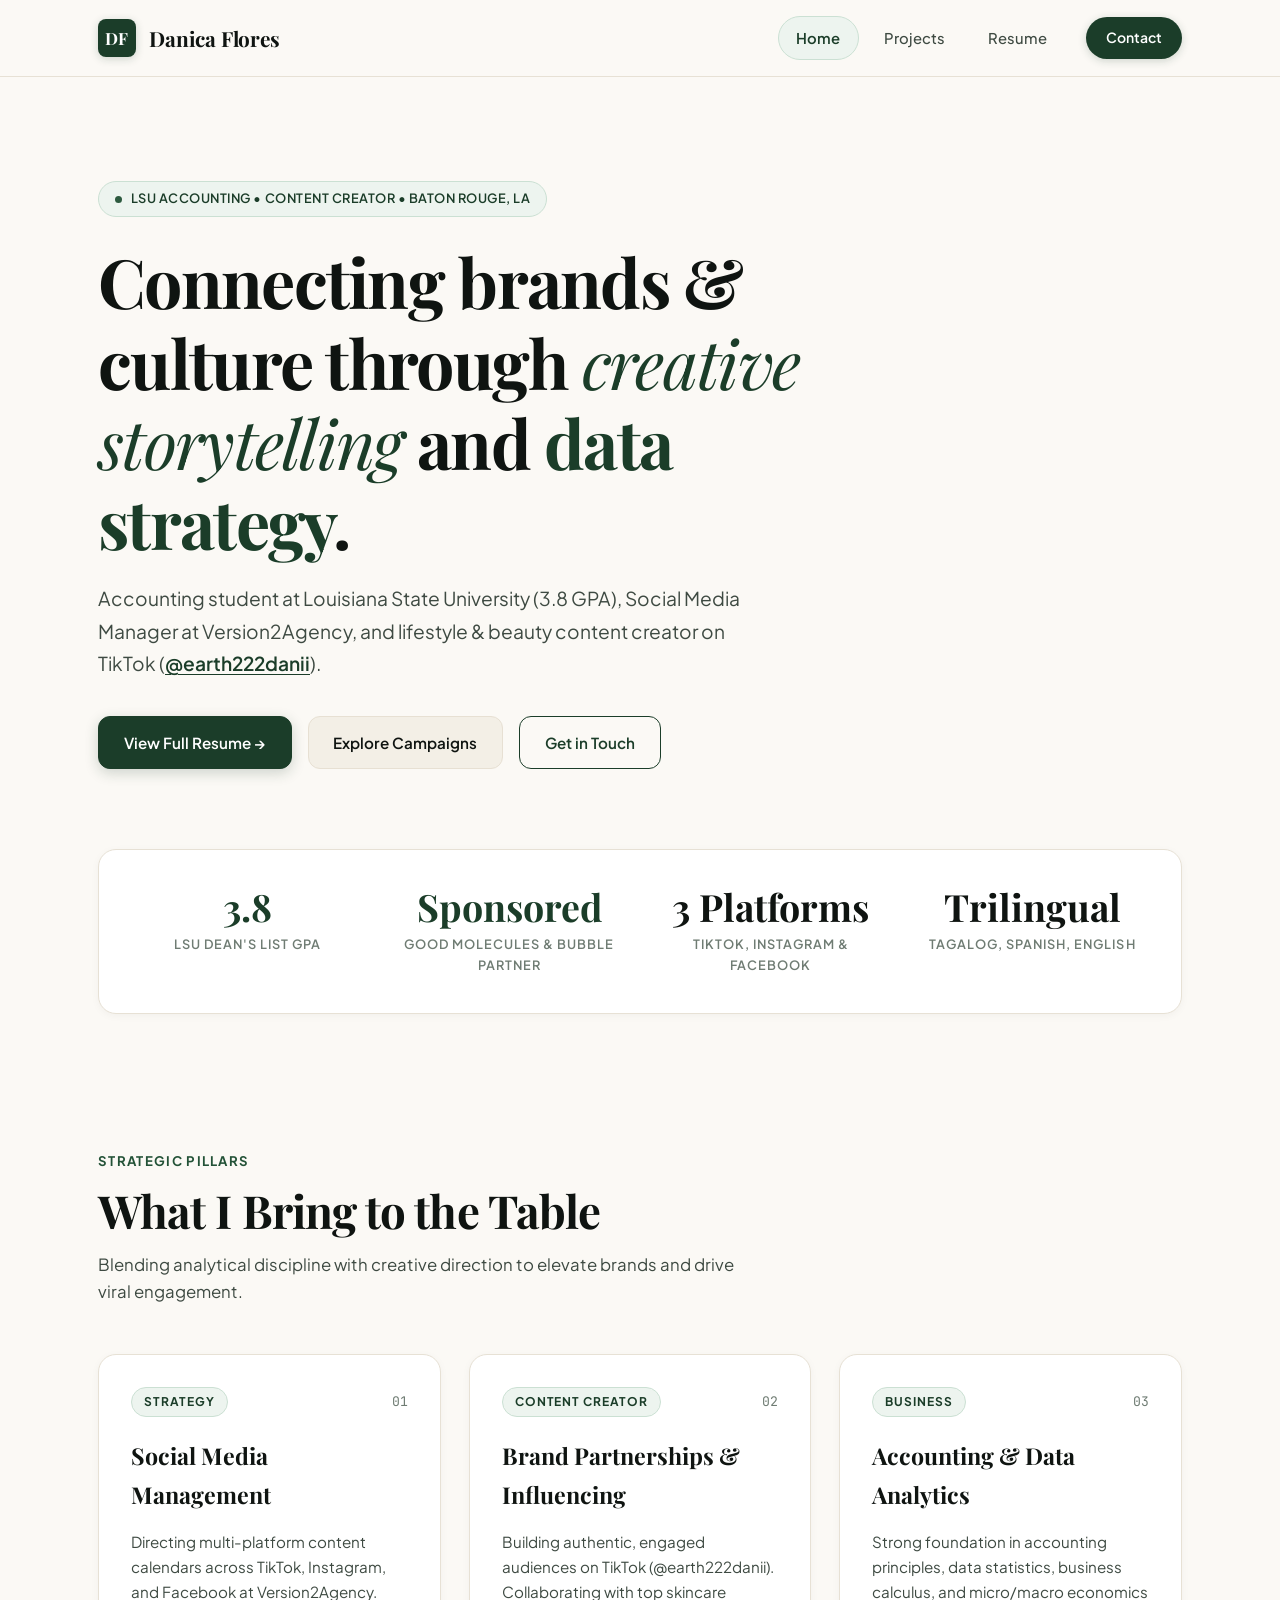
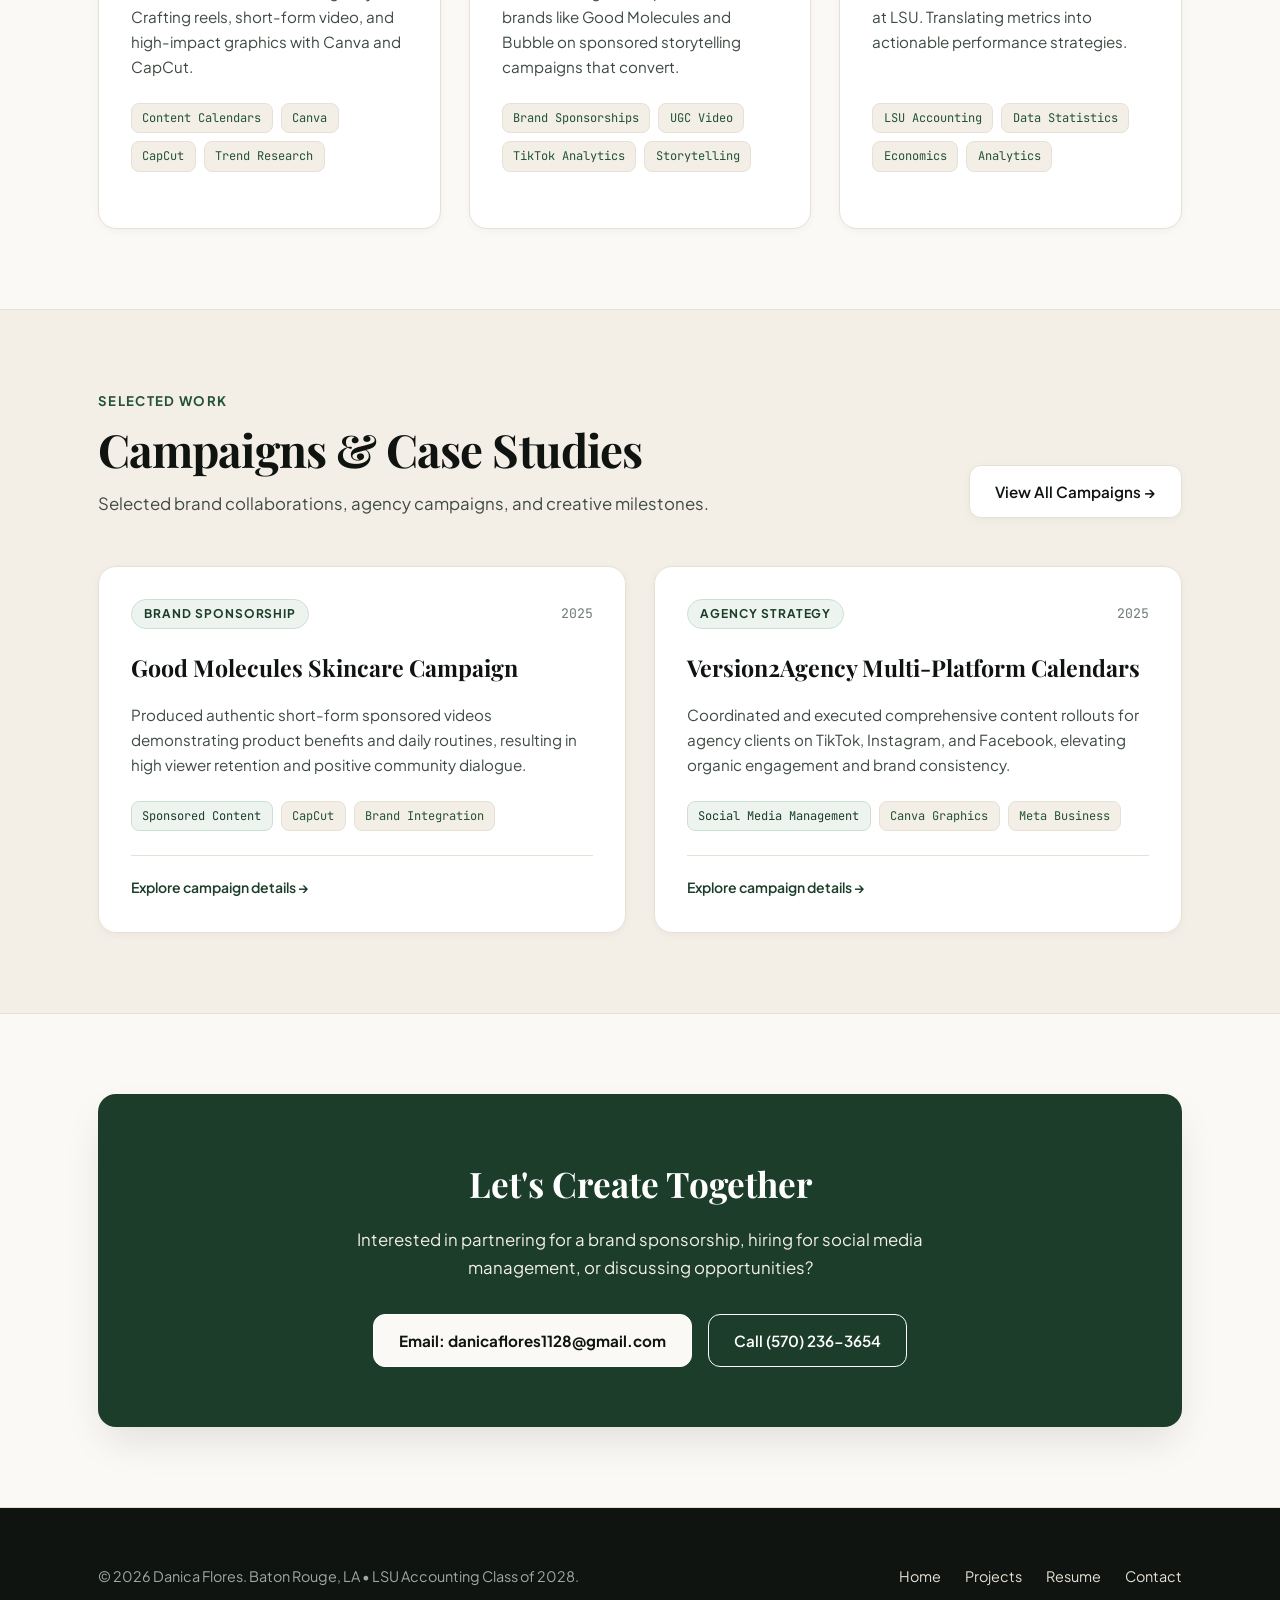
<file: index.html>
<!DOCTYPE html>
<html lang="en">
<head>
  <meta charset="UTF-8">
  <meta name="viewport" content="width=device-width, initial-scale=1.0">
  <meta name="description" content="Danica Flores - Accounting Student at LSU, Social Media Manager, and Content Creator.">
  <meta name="author" content="Danica Flores">
  <title>Danica Flores | Personal Website</title>
  
  <link rel="preconnect" href="https://fonts.googleapis.com">
  <link rel="preconnect" href="https://fonts.gstatic.com" crossorigin>
  <link href="https://fonts.googleapis.com/css2?family=Playfair+Display:ital,wght@0,500;0,600;0,700;1,400;1,600&family=Plus+Jakarta+Sans:wght@300;400;500;600;700;800&family=JetBrains+Mono:wght@400;500&display=swap" rel="stylesheet">
  <link rel="stylesheet" href="styles.css">
</head>
<body>
  <!-- Navigation Header -->
  <header class="site-header" id="header">
    <div class="container nav-container">
      <a href="index.html" class="brand-logo" id="brand-link" aria-label="Home">
        <span class="brand-badge">DF</span>
        <span class="brand-text">Danica Flores</span>
      </a>
      <nav class="nav-links" id="main-nav" aria-label="Main Navigation">
        <a href="index.html" class="nav-link active" id="nav-home">Home</a>
        <a href="project.html" class="nav-link" id="nav-projects">Projects</a>
        <a href="resume.html" class="nav-link" id="nav-resume">Resume</a>
        <a href="mailto:danicaflores1128@gmail.com" class="nav-cta" id="nav-contact">Contact</a>
      </nav>
    </div>
  </header>

  <!-- Main Content -->
  <main id="main-content">
    <!-- Hero Section -->
    <section class="hero" id="hero-section">
      <div class="container">
        <div class="hero-content">
          <div class="pill-badge" id="hero-badge">
            <span class="pill-indicator"></span>
            <span>LSU Accounting &bull; Content Creator &bull; Baton Rouge, LA</span>
          </div>
          <h1 class="hero-title" id="hero-heading">
            Connecting brands & culture through <em>creative storytelling</em> and <span class="gradient-text">data strategy</span>.
          </h1>
          <p class="hero-subtitle" id="hero-bio">
            Accounting student at Louisiana State University (3.8 GPA), Social Media Manager at Version2Agency, and lifestyle & beauty content creator on TikTok (<a href="https://tiktok.com/@earth222danii" target="_blank" rel="noopener noreferrer">@earth222danii</a>).
          </p>
          <div class="hero-actions" id="hero-cta-group">
            <a href="resume.html" class="btn btn-primary" id="cta-resume">
              View Full Resume &rarr;
            </a>
            <a href="project.html" class="btn btn-cream" id="cta-projects">
              Explore Campaigns
            </a>
            <a href="mailto:danicaflores1128@gmail.com" class="btn btn-outline" id="cta-contact">
              Get in Touch
            </a>
          </div>
        </div>
      </div>
    </section>

    <!-- Key Metrics / Stats Section -->
    <section style="padding: 1rem 0 3.5rem;">
      <div class="container">
        <div class="stats-card">
          <div style="display: grid; grid-template-columns: repeat(auto-fit, minmax(200px, 1fr)); gap: 1.75rem; text-align: center;">
            <div>
              <div class="stat-number">3.8</div>
              <div class="stat-label">LSU Dean's List GPA</div>
            </div>
            <div>
              <div class="stat-number">Sponsored</div>
              <div class="stat-label">Good Molecules & Bubble Partner</div>
            </div>
            <div>
              <div class="stat-number dark">3 Platforms</div>
              <div class="stat-label">TikTok, Instagram & Facebook</div>
            </div>
            <div>
              <div class="stat-number dark">Trilingual</div>
              <div class="stat-label">Tagalog, Spanish, English</div>
            </div>
          </div>
        </div>
      </div>
    </section>

    <!-- Highlights / Expertise Section -->
    <section class="section" id="highlights-section">
      <div class="container">
        <div class="section-header">
          <p class="section-eyebrow">Strategic Pillars</p>
          <h2 class="section-title">What I Bring to the Table</h2>
          <p class="section-desc">Blending analytical discipline with creative direction to elevate brands and drive viral engagement.</p>
        </div>

        <div class="grid grid-3" id="highlights-grid">
          <!-- Card 1 -->
          <div class="card feature-card" id="card-social-media">
            <div class="project-badge-bar">
              <span class="project-category">Strategy</span>
              <span class="project-year">01</span>
            </div>
            <h3 class="project-title">Social Media Management</h3>
            <p class="project-desc">
              Directing multi-platform content calendars across TikTok, Instagram, and Facebook at Version2Agency. Crafting reels, short-form video, and high-impact graphics with Canva and CapCut.
            </p>
            <div class="project-tags">
              <span class="tag">Content Calendars</span>
              <span class="tag">Canva</span>
              <span class="tag">CapCut</span>
              <span class="tag">Trend Research</span>
            </div>
          </div>

          <!-- Card 2 -->
          <div class="card feature-card" id="card-influencer">
            <div class="project-badge-bar">
              <span class="project-category">Content Creator</span>
              <span class="project-year">02</span>
            </div>
            <h3 class="project-title">Brand Partnerships & Influencing</h3>
            <p class="project-desc">
              Building authentic, engaged audiences on TikTok (@earth222danii). Collaborating with top skincare brands like Good Molecules and Bubble on sponsored storytelling campaigns that convert.
            </p>
            <div class="project-tags">
              <span class="tag">Brand Sponsorships</span>
              <span class="tag">UGC Video</span>
              <span class="tag">TikTok Analytics</span>
              <span class="tag">Storytelling</span>
            </div>
          </div>

          <!-- Card 3 -->
          <div class="card feature-card" id="card-accounting">
            <div class="project-badge-bar">
              <span class="project-category">Business</span>
              <span class="project-year">03</span>
            </div>
            <h3 class="project-title">Accounting & Data Analytics</h3>
            <p class="project-desc">
              Strong foundation in accounting principles, data statistics, business calculus, and micro/macro economics at LSU. Translating metrics into actionable performance strategies.
            </p>
            <div class="project-tags">
              <span class="tag">LSU Accounting</span>
              <span class="tag">Data Statistics</span>
              <span class="tag">Economics</span>
              <span class="tag">Analytics</span>
            </div>
          </div>
        </div>
      </div>
    </section>

    <!-- Featured Projects Preview Section -->
    <section class="section section-alt" id="featured-projects-section">
      <div class="container">
        <div class="section-header" style="display: flex; justify-content: space-between; align-items: flex-end; flex-wrap: wrap; gap: 1rem;">
          <div>
            <p class="section-eyebrow">Selected Work</p>
            <h2 class="section-title">Campaigns & Case Studies</h2>
            <p class="section-desc">Selected brand collaborations, agency campaigns, and creative milestones.</p>
          </div>
          <a href="project.html" class="btn btn-secondary" id="view-all-projects-btn">View All Campaigns &rarr;</a>
        </div>

        <div class="grid grid-2" id="featured-grid">
          <!-- Featured 1 -->
          <div class="card project-card" id="project-featured-1">
            <div class="project-badge-bar">
              <span class="project-category">Brand Sponsorship</span>
              <span class="project-year">2025</span>
            </div>
            <h3 class="project-title">Good Molecules Skincare Campaign</h3>
            <p class="project-desc">
              Produced authentic short-form sponsored videos demonstrating product benefits and daily routines, resulting in high viewer retention and positive community dialogue.
            </p>
            <div class="project-tags">
              <span class="tag accent-tag">Sponsored Content</span>
              <span class="tag">CapCut</span>
              <span class="tag">Brand Integration</span>
            </div>
            <div class="project-links">
              <a href="project.html" class="project-link-item">Explore campaign details &rarr;</a>
            </div>
          </div>

          <!-- Featured 2 -->
          <div class="card project-card" id="project-featured-2">
            <div class="project-badge-bar">
              <span class="project-category">Agency Strategy</span>
              <span class="project-year">2025</span>
            </div>
            <h3 class="project-title">Version2Agency Multi-Platform Calendars</h3>
            <p class="project-desc">
              Coordinated and executed comprehensive content rollouts for agency clients on TikTok, Instagram, and Facebook, elevating organic engagement and brand consistency.
            </p>
            <div class="project-tags">
              <span class="tag accent-tag">Social Media Management</span>
              <span class="tag">Canva Graphics</span>
              <span class="tag">Meta Business</span>
            </div>
            <div class="project-links">
              <a href="project.html" class="project-link-item">Explore campaign details &rarr;</a>
            </div>
          </div>
        </div>
      </div>
    </section>

    <!-- Connect / Contact Callout Section -->
    <section class="section">
      <div class="container">
        <div class="callout-card">
          <h2 class="callout-title">Let's Create Together</h2>
          <p class="callout-desc">
            Interested in partnering for a brand sponsorship, hiring for social media management, or discussing opportunities?
          </p>
          <div style="display: flex; justify-content: center; gap: 1rem; flex-wrap: wrap;">
            <a href="mailto:danicaflores1128@gmail.com" class="btn btn-cream">
              Email: danicaflores1128@gmail.com
            </a>
            <a href="tel:5702363654" class="btn btn-outline" style="border-color: #ffffff; color: #ffffff;">
              Call (570) 236-3654
            </a>
          </div>
        </div>
      </div>
    </section>
  </main>

  <!-- Executive Footer -->
  <footer class="site-footer" id="footer">
    <div class="container footer-content">
      <p class="footer-text">&copy; 2026 Danica Flores. Baton Rouge, LA &bull; LSU Accounting Class of 2028.</p>
      <div class="footer-links">
        <a href="index.html">Home</a>
        <a href="project.html">Projects</a>
        <a href="resume.html">Resume</a>
        <a href="mailto:danicaflores1128@gmail.com">Contact</a>
      </div>
    </div>
  </footer>
</body>
</html>
</file>
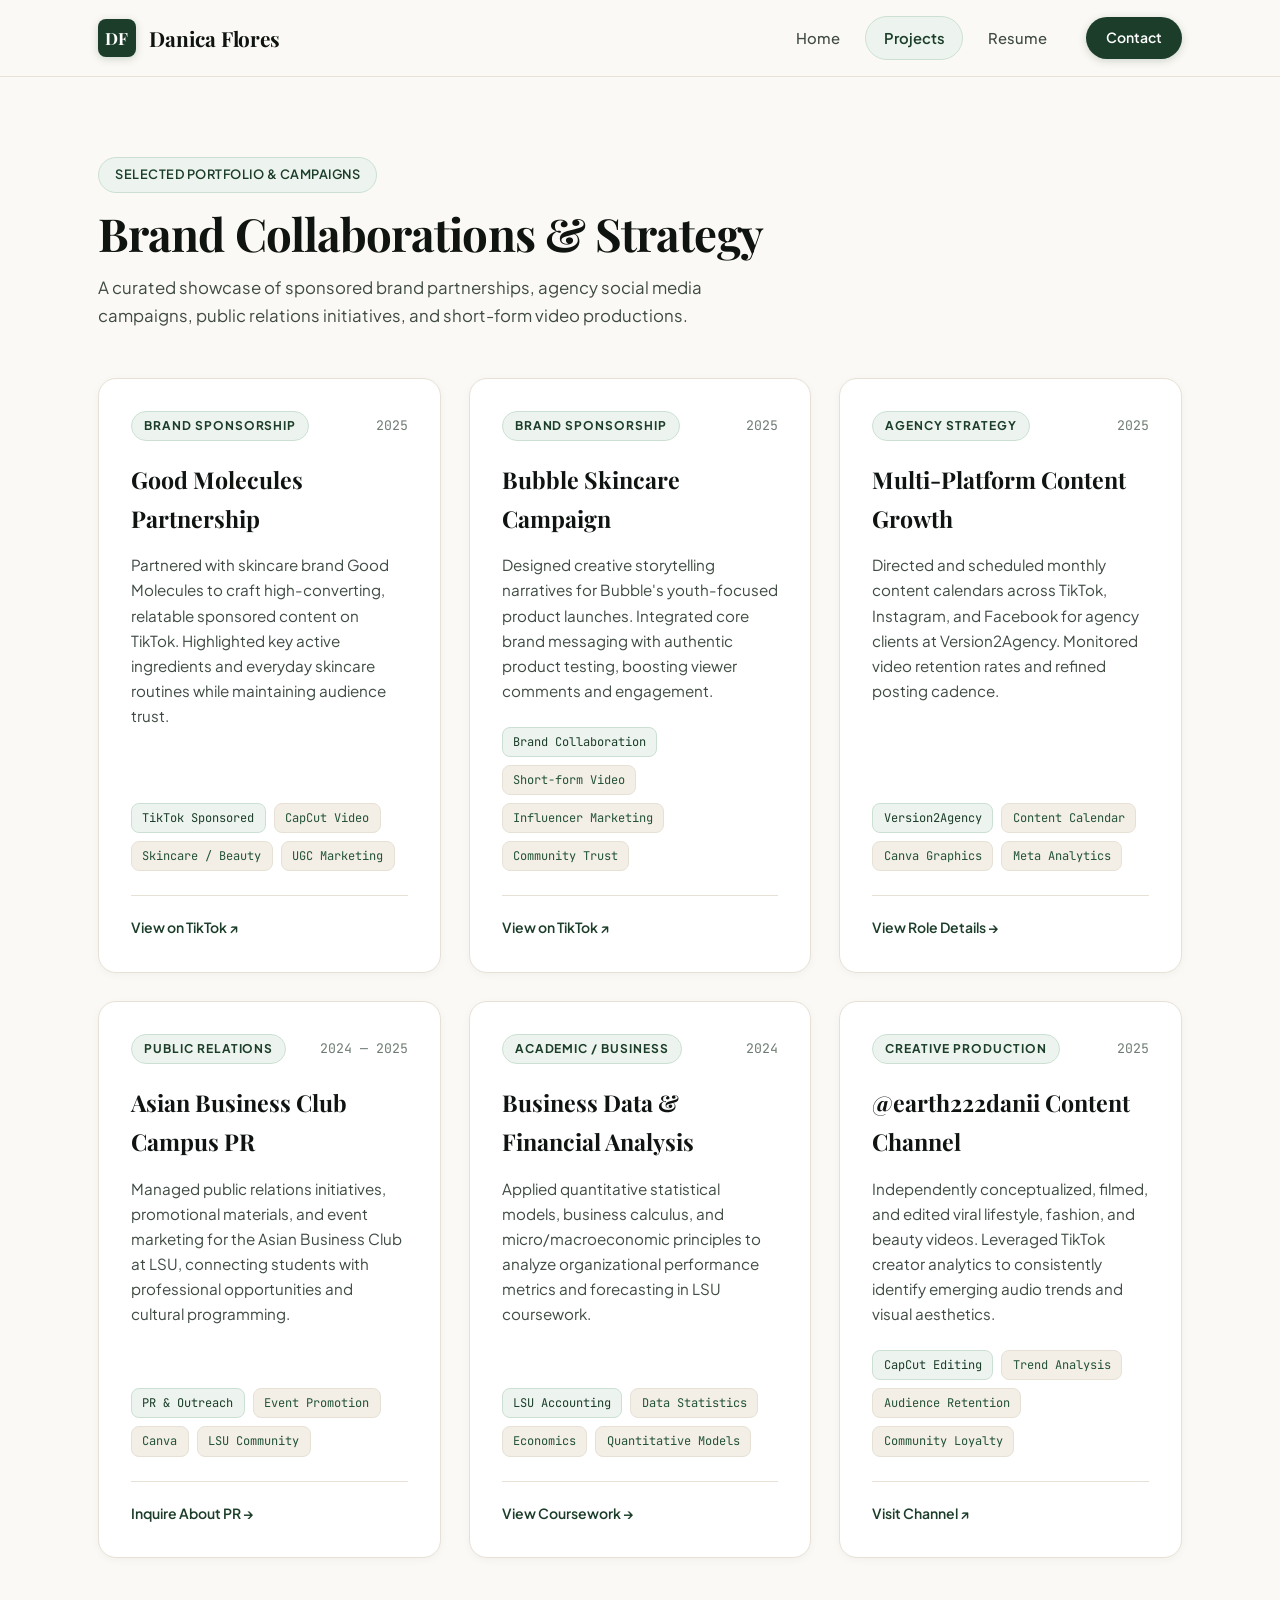
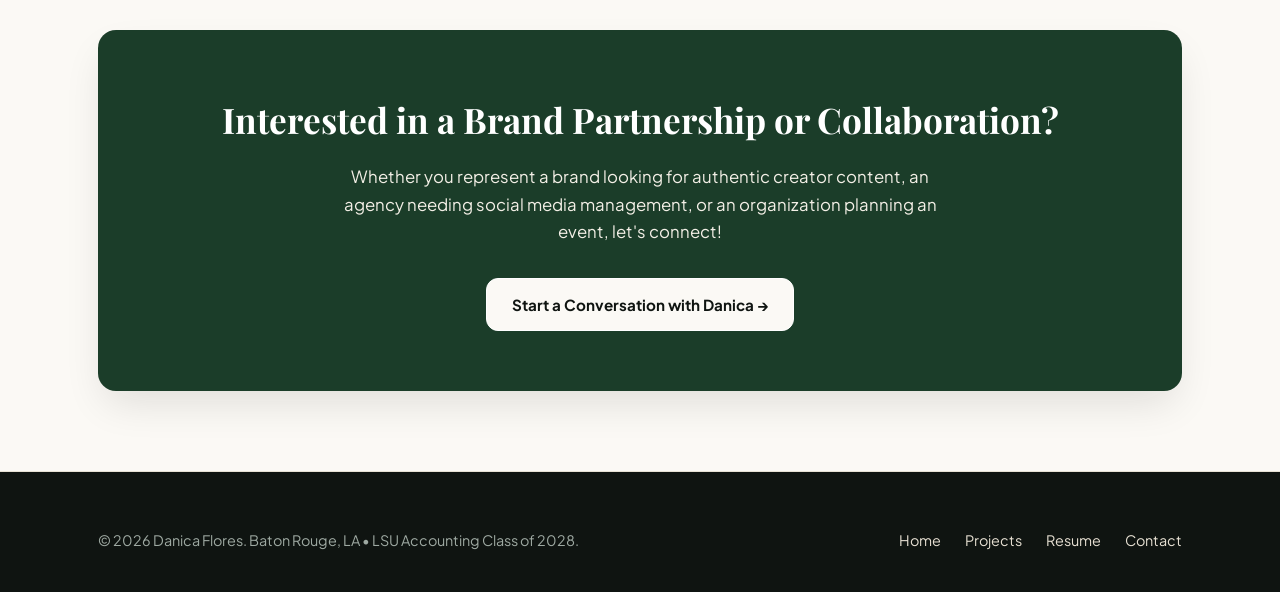
<file: project.html>
<!DOCTYPE html>
<html lang="en">
<head>
  <meta charset="UTF-8">
  <meta name="viewport" content="width=device-width, initial-scale=1.0">
  <meta name="description" content="Projects, campaigns, and portfolio of Danica Flores - Social Media Strategy, Brand Sponsorships, and Content Creation.">
  <meta name="author" content="Danica Flores">
  <title>Projects & Campaigns | Danica Flores</title>
  
  <link rel="preconnect" href="https://fonts.googleapis.com">
  <link rel="preconnect" href="https://fonts.gstatic.com" crossorigin>
  <link href="https://fonts.googleapis.com/css2?family=Playfair+Display:ital,wght@0,500;0,600;0,700;1,400;1,600&family=Plus+Jakarta+Sans:wght@300;400;500;600;700;800&family=JetBrains+Mono:wght@400;500&display=swap" rel="stylesheet">
  <link rel="stylesheet" href="styles.css">
</head>
<body>
  <!-- Navigation Header -->
  <header class="site-header" id="header">
    <div class="container nav-container">
      <a href="index.html" class="brand-logo" id="brand-link" aria-label="Home">
        <span class="brand-badge">DF</span>
        <span class="brand-text">Danica Flores</span>
      </a>
      <nav class="nav-links" id="main-nav" aria-label="Main Navigation">
        <a href="index.html" class="nav-link" id="nav-home">Home</a>
        <a href="project.html" class="nav-link active" id="nav-projects">Projects</a>
        <a href="resume.html" class="nav-link" id="nav-resume">Resume</a>
        <a href="mailto:danicaflores1128@gmail.com" class="nav-cta" id="nav-contact">Contact</a>
      </nav>
    </div>
  </header>

  <!-- Main Content -->
  <main id="main-content">
    <section class="section" id="projects-showcase">
      <div class="container">
        <!-- Header -->
        <div class="section-header">
          <div class="pill-badge" style="margin-bottom: 0.75rem;">
            <span>Selected Portfolio & Campaigns</span>
          </div>
          <h1 class="section-title">Brand Collaborations & Strategy</h1>
          <p class="section-desc">
            A curated showcase of sponsored brand partnerships, agency social media campaigns, public relations initiatives, and short-form video productions.
          </p>
        </div>

        <!-- Projects Grid -->
        <div class="grid grid-3" id="portfolio-grid">
          <!-- Project 1: Good Molecules -->
          <article class="card project-card" id="project-card-good-molecules">
            <div class="project-badge-bar">
              <span class="project-category">Brand Sponsorship</span>
              <span class="project-year">2025</span>
            </div>
            <h2 class="project-title">Good Molecules Partnership</h2>
            <p class="project-desc">
              Partnered with skincare brand Good Molecules to craft high-converting, relatable sponsored content on TikTok. Highlighted key active ingredients and everyday skincare routines while maintaining audience trust.
            </p>
            <div class="project-tags">
              <span class="tag accent-tag">TikTok Sponsored</span>
              <span class="tag">CapCut Video</span>
              <span class="tag">Skincare / Beauty</span>
              <span class="tag">UGC Marketing</span>
            </div>
            <div class="project-links">
              <a href="https://tiktok.com/@earth222danii" target="_blank" rel="noopener noreferrer" class="project-link-item">View on TikTok &nearr;</a>
            </div>
          </article>

          <!-- Project 2: Bubble Skincare -->
          <article class="card project-card" id="project-card-bubble">
            <div class="project-badge-bar">
              <span class="project-category">Brand Sponsorship</span>
              <span class="project-year">2025</span>
            </div>
            <h2 class="project-title">Bubble Skincare Campaign</h2>
            <p class="project-desc">
              Designed creative storytelling narratives for Bubble's youth-focused product launches. Integrated core brand messaging with authentic product testing, boosting viewer comments and engagement.
            </p>
            <div class="project-tags">
              <span class="tag accent-tag">Brand Collaboration</span>
              <span class="tag">Short-form Video</span>
              <span class="tag">Influencer Marketing</span>
              <span class="tag">Community Trust</span>
            </div>
            <div class="project-links">
              <a href="https://tiktok.com/@earth222danii" target="_blank" rel="noopener noreferrer" class="project-link-item">View on TikTok &nearr;</a>
            </div>
          </article>

          <!-- Project 3: Version2Agency -->
          <article class="card project-card" id="project-card-version2agency">
            <div class="project-badge-bar">
              <span class="project-category">Agency Strategy</span>
              <span class="project-year">2025</span>
            </div>
            <h2 class="project-title">Multi-Platform Content Growth</h2>
            <p class="project-desc">
              Directed and scheduled monthly content calendars across TikTok, Instagram, and Facebook for agency clients at Version2Agency. Monitored video retention rates and refined posting cadence.
            </p>
            <div class="project-tags">
              <span class="tag accent-tag">Version2Agency</span>
              <span class="tag">Content Calendar</span>
              <span class="tag">Canva Graphics</span>
              <span class="tag">Meta Analytics</span>
            </div>
            <div class="project-links">
              <a href="resume.html" class="project-link-item">View Role Details &rarr;</a>
            </div>
          </article>

          <!-- Project 4: Asian Business Club PR -->
          <article class="card project-card" id="project-card-asian-biz-club">
            <div class="project-badge-bar">
              <span class="project-category">Public Relations</span>
              <span class="project-year">2024 &mdash; 2025</span>
            </div>
            <h2 class="project-title">Asian Business Club Campus PR</h2>
            <p class="project-desc">
              Managed public relations initiatives, promotional materials, and event marketing for the Asian Business Club at LSU, connecting students with professional opportunities and cultural programming.
            </p>
            <div class="project-tags">
              <span class="tag accent-tag">PR & Outreach</span>
              <span class="tag">Event Promotion</span>
              <span class="tag">Canva</span>
              <span class="tag">LSU Community</span>
            </div>
            <div class="project-links">
              <a href="mailto:danicaflores1128@gmail.com" class="project-link-item">Inquire About PR &rarr;</a>
            </div>
          </article>

          <!-- Project 5: Information Systems & Data Statistics -->
          <article class="card project-card" id="project-card-data-stats">
            <div class="project-badge-bar">
              <span class="project-category">Academic / Business</span>
              <span class="project-year">2024</span>
            </div>
            <h2 class="project-title">Business Data & Financial Analysis</h2>
            <p class="project-desc">
              Applied quantitative statistical models, business calculus, and micro/macroeconomic principles to analyze organizational performance metrics and forecasting in LSU coursework.
            </p>
            <div class="project-tags">
              <span class="tag accent-tag">LSU Accounting</span>
              <span class="tag">Data Statistics</span>
              <span class="tag">Economics</span>
              <span class="tag">Quantitative Models</span>
            </div>
            <div class="project-links">
              <a href="resume.html" class="project-link-item">View Coursework &rarr;</a>
            </div>
          </article>

          <!-- Project 6: TikTok Lifestyle Channel -->
          <article class="card project-card" id="project-card-tiktok-channel">
            <div class="project-badge-bar">
              <span class="project-category">Creative Production</span>
              <span class="project-year">2025</span>
            </div>
            <h2 class="project-title">@earth222danii Content Channel</h2>
            <p class="project-desc">
              Independently conceptualized, filmed, and edited viral lifestyle, fashion, and beauty videos. Leveraged TikTok creator analytics to consistently identify emerging audio trends and visual aesthetics.
            </p>
            <div class="project-tags">
              <span class="tag accent-tag">CapCut Editing</span>
              <span class="tag">Trend Analysis</span>
              <span class="tag">Audience Retention</span>
              <span class="tag">Community Loyalty</span>
            </div>
            <div class="project-links">
              <a href="https://tiktok.com/@earth222danii" target="_blank" rel="noopener noreferrer" class="project-link-item">Visit Channel &nearr;</a>
            </div>
          </article>
        </div>

        <!-- Project CTA / Inquiry -->
        <div class="callout-card" style="margin-top: 4.5rem;">
          <h2 class="callout-title">Interested in a Brand Partnership or Collaboration?</h2>
          <p class="callout-desc">
            Whether you represent a brand looking for authentic creator content, an agency needing social media management, or an organization planning an event, let's connect!
          </p>
          <a href="mailto:danicaflores1128@gmail.com?subject=Collaboration%20Inquiry%20-%20Danica%20Flores" class="btn btn-cream">
            Start a Conversation with Danica &rarr;
          </a>
        </div>
      </div>
    </section>
  </main>

  <!-- Executive Footer -->
  <footer class="site-footer" id="footer">
    <div class="container footer-content">
      <p class="footer-text">&copy; 2026 Danica Flores. Baton Rouge, LA &bull; LSU Accounting Class of 2028.</p>
      <div class="footer-links">
        <a href="index.html">Home</a>
        <a href="project.html">Projects</a>
        <a href="resume.html">Resume</a>
        <a href="mailto:danicaflores1128@gmail.com">Contact</a>
      </div>
    </div>
  </footer>
</body>
</html>
</file>
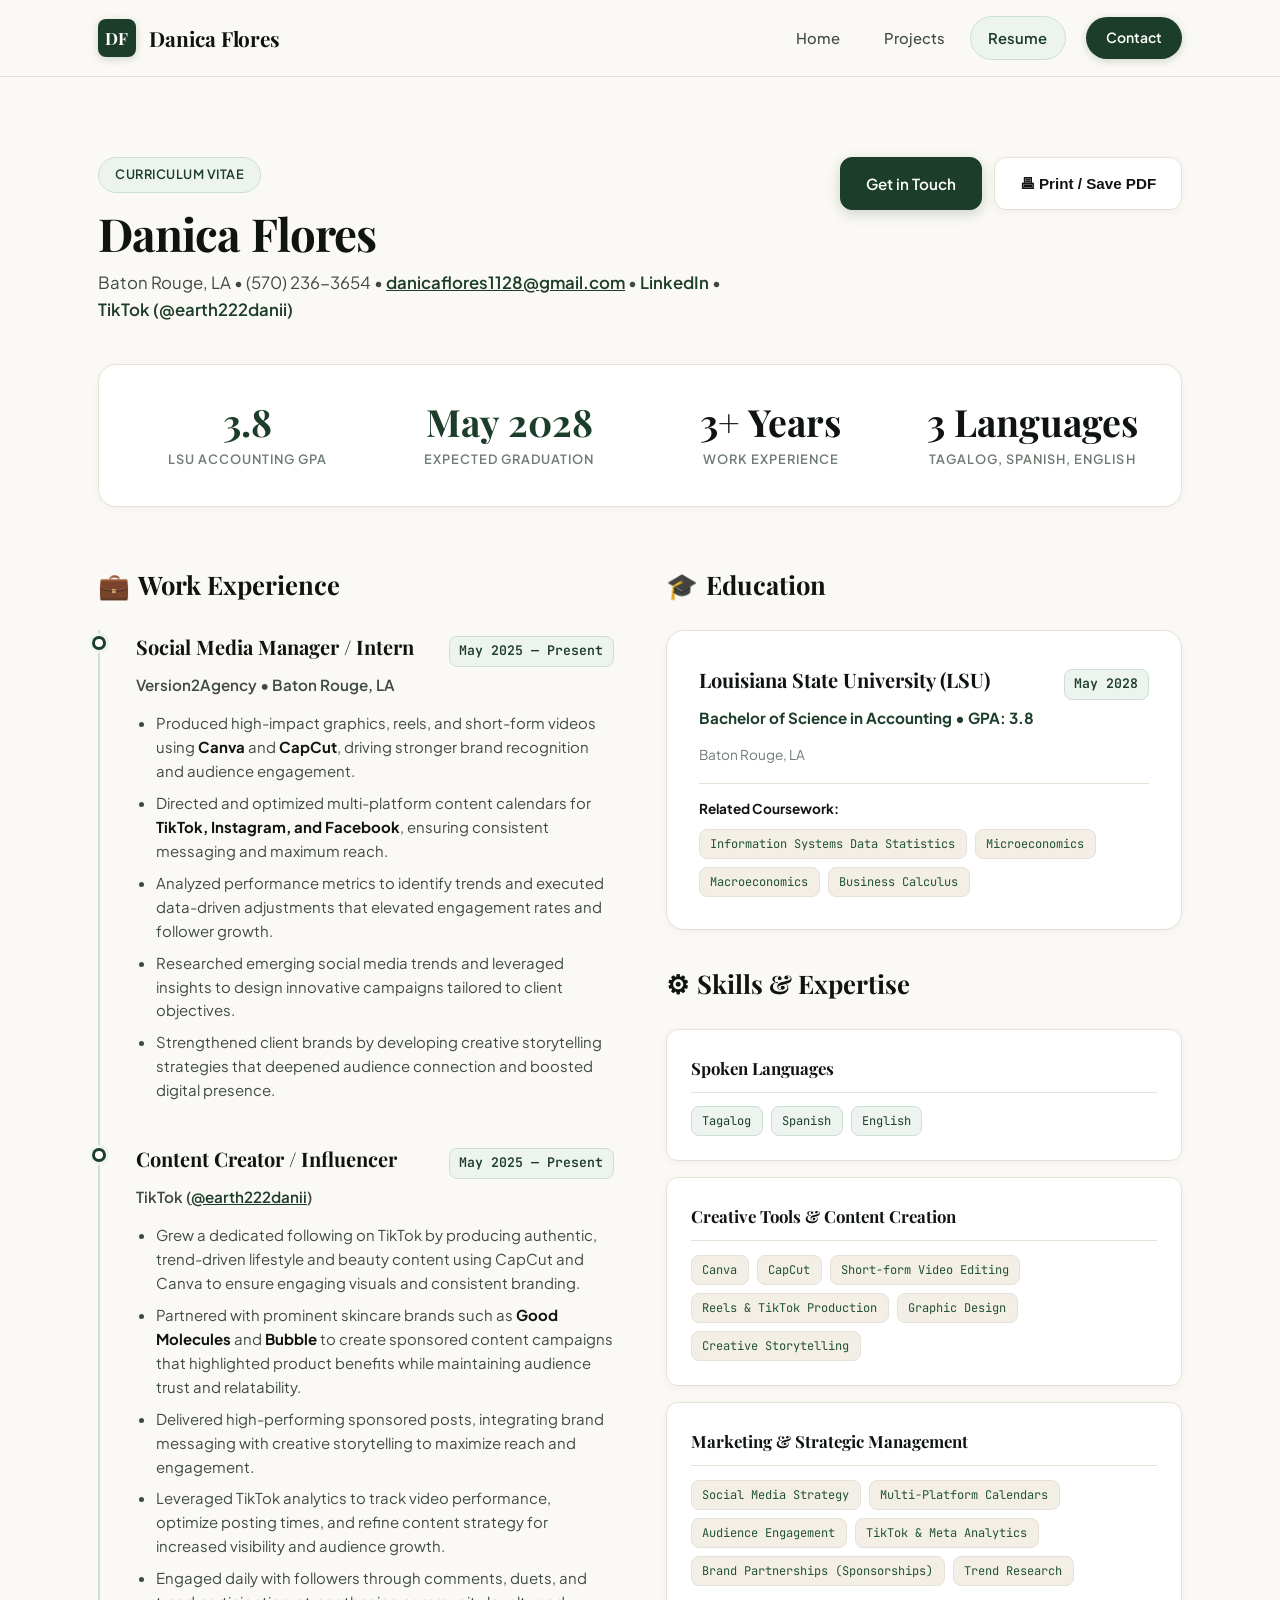
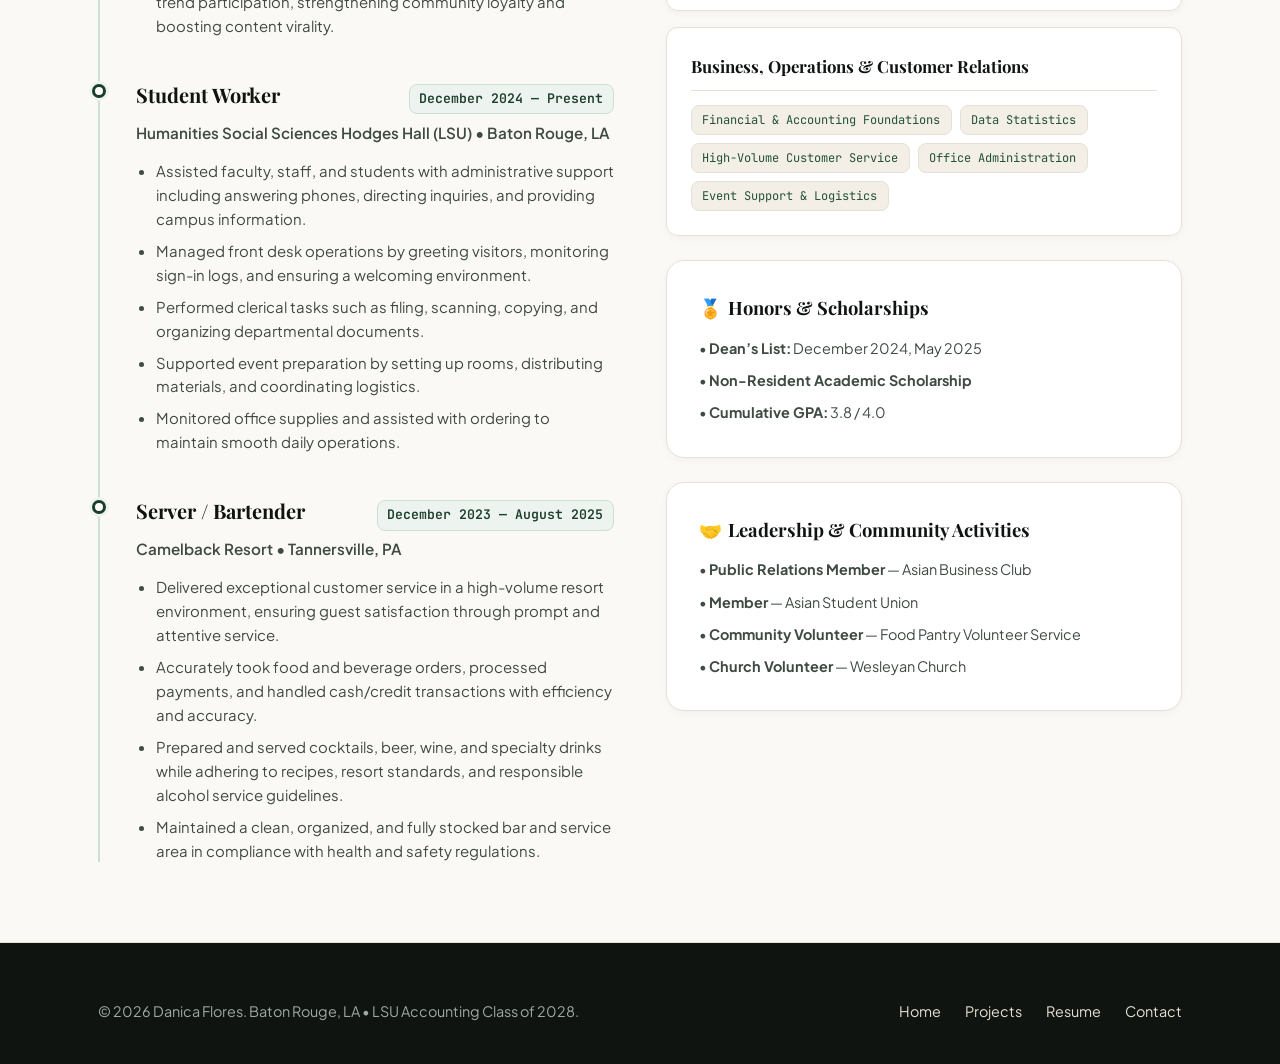
<file: resume.html>
<!DOCTYPE html>
<html lang="en">
<head>
  <meta charset="UTF-8">
  <meta name="viewport" content="width=device-width, initial-scale=1.0">
  <meta name="description" content="Resume of Danica Flores - Accounting Student at LSU, Social Media Manager, and Content Creator.">
  <meta name="author" content="Danica Flores">
  <title>Resume | Danica Flores</title>
  
  <link rel="preconnect" href="https://fonts.googleapis.com">
  <link rel="preconnect" href="https://fonts.gstatic.com" crossorigin>
  <link href="https://fonts.googleapis.com/css2?family=Playfair+Display:ital,wght@0,500;0,600;0,700;1,400;1,600&family=Plus+Jakarta+Sans:wght@300;400;500;600;700;800&family=JetBrains+Mono:wght@400;500&display=swap" rel="stylesheet">
  <link rel="stylesheet" href="styles.css">
</head>
<body>
  <!-- Navigation Header -->
  <header class="site-header" id="header">
    <div class="container nav-container">
      <a href="index.html" class="brand-logo" id="brand-link" aria-label="Home">
        <span class="brand-badge">DF</span>
        <span class="brand-text">Danica Flores</span>
      </a>
      <nav class="nav-links" id="main-nav" aria-label="Main Navigation">
        <a href="index.html" class="nav-link" id="nav-home">Home</a>
        <a href="project.html" class="nav-link" id="nav-projects">Projects</a>
        <a href="resume.html" class="nav-link active" id="nav-resume">Resume</a>
        <a href="mailto:danicaflores1128@gmail.com" class="nav-cta" id="nav-contact">Contact</a>
      </nav>
    </div>
  </header>

  <!-- Main Content -->
  <main id="main-content">
    <section class="section" id="resume-section">
      <div class="container">
        <!-- Section Header with Actions & Contact Bar -->
        <div style="display: flex; justify-content: space-between; align-items: flex-start; flex-wrap: wrap; gap: 1.5rem; margin-bottom: 2.5rem;">
          <div>
            <div class="pill-badge" style="margin-bottom: 0.75rem;">
              <span>Curriculum Vitae</span>
            </div>
            <h1 class="section-title">Danica Flores</h1>
            <p class="section-desc" style="margin-top: 0.4rem;">
              Baton Rouge, LA &bull; (570) 236-3654 &bull; 
              <a href="mailto:danicaflores1128@gmail.com" style="color: var(--green-primary); font-weight: 600; text-decoration: underline;">danicaflores1128@gmail.com</a> &bull;
              <a href="https://linkedin.com" target="_blank" rel="noopener noreferrer" style="color: var(--green-primary); font-weight: 600;">LinkedIn</a> &bull;
              <a href="https://tiktok.com/@earth222danii" target="_blank" rel="noopener noreferrer" style="color: var(--green-primary); font-weight: 600;">TikTok (@earth222danii)</a>
            </p>
          </div>
          <div style="display: flex; gap: 0.75rem; flex-wrap: wrap;">
            <a href="mailto:danicaflores1128@gmail.com?subject=Opportunity%20Inquiry%20-%20Danica%20Flores" class="btn btn-primary" id="hire-me-btn">
              Get in Touch
            </a>
            <button onclick="window.print()" class="btn btn-secondary" id="print-resume-btn" type="button">
              &#128438; Print / Save PDF
            </button>
          </div>
        </div>

        <!-- Quick Summary Bar -->
        <div class="stats-card" style="margin-bottom: 3.5rem;">
          <div style="display: grid; grid-template-columns: repeat(auto-fit, minmax(200px, 1fr)); gap: 1.75rem; text-align: center;">
            <div>
              <div class="stat-number">3.8</div>
              <div class="stat-label">LSU Accounting GPA</div>
            </div>
            <div>
              <div class="stat-number">May 2028</div>
              <div class="stat-label">Expected Graduation</div>
            </div>
            <div>
              <div class="stat-number dark">3+ Years</div>
              <div class="stat-label">Work Experience</div>
            </div>
            <div>
              <div class="stat-number dark">3 Languages</div>
              <div class="stat-label">Tagalog, Spanish, English</div>
            </div>
          </div>
        </div>

        <div class="grid grid-2" style="align-items: start; gap: 3.25rem;">
          <!-- Left Column: Work Experience -->
          <div>
            <h2 style="font-family: var(--font-serif); font-size: 1.6rem; font-weight: 700; margin-bottom: 1.5rem; display: flex; align-items: center; gap: 0.5rem; color: var(--text-black);">
              <span>&#128188;</span> Work Experience
            </h2>

            <div class="timeline-section" id="experience-timeline">
              <!-- Timeline Item 1 -->
              <div class="timeline-item">
                <div class="timeline-dot"></div>
                <div class="timeline-header">
                  <h3 class="timeline-role">Social Media Manager / Intern</h3>
                  <span class="timeline-period">May 2025 &mdash; Present</span>
                </div>
                <div class="timeline-company">Version2Agency &bull; Baton Rouge, LA</div>
                <ul class="timeline-bullets">
                  <li>Produced high-impact graphics, reels, and short-form videos using <strong>Canva</strong> and <strong>CapCut</strong>, driving stronger brand recognition and audience engagement.</li>
                  <li>Directed and optimized multi-platform content calendars for <strong>TikTok, Instagram, and Facebook</strong>, ensuring consistent messaging and maximum reach.</li>
                  <li>Analyzed performance metrics to identify trends and executed data-driven adjustments that elevated engagement rates and follower growth.</li>
                  <li>Researched emerging social media trends and leveraged insights to design innovative campaigns tailored to client objectives.</li>
                  <li>Strengthened client brands by developing creative storytelling strategies that deepened audience connection and boosted digital presence.</li>
                </ul>
              </div>

              <!-- Timeline Item 2 -->
              <div class="timeline-item">
                <div class="timeline-dot"></div>
                <div class="timeline-header">
                  <h3 class="timeline-role">Content Creator / Influencer</h3>
                  <span class="timeline-period">May 2025 &mdash; Present</span>
                </div>
                <div class="timeline-company">TikTok (<a href="https://tiktok.com/@earth222danii" target="_blank" rel="noopener noreferrer" style="color: var(--green-primary); font-weight: 600; text-decoration: underline;">@earth222danii</a>)</div>
                <ul class="timeline-bullets">
                  <li>Grew a dedicated following on TikTok by producing authentic, trend-driven lifestyle and beauty content using CapCut and Canva to ensure engaging visuals and consistent branding.</li>
                  <li>Partnered with prominent skincare brands such as <strong>Good Molecules</strong> and <strong>Bubble</strong> to create sponsored content campaigns that highlighted product benefits while maintaining audience trust and relatability.</li>
                  <li>Delivered high-performing sponsored posts, integrating brand messaging with creative storytelling to maximize reach and engagement.</li>
                  <li>Leveraged TikTok analytics to track video performance, optimize posting times, and refine content strategy for increased visibility and audience growth.</li>
                  <li>Engaged daily with followers through comments, duets, and trend participation, strengthening community loyalty and boosting content virality.</li>
                </ul>
              </div>

              <!-- Timeline Item 3 -->
              <div class="timeline-item">
                <div class="timeline-dot"></div>
                <div class="timeline-header">
                  <h3 class="timeline-role">Student Worker</h3>
                  <span class="timeline-period">December 2024 &mdash; Present</span>
                </div>
                <div class="timeline-company">Humanities Social Sciences Hodges Hall (LSU) &bull; Baton Rouge, LA</div>
                <ul class="timeline-bullets">
                  <li>Assisted faculty, staff, and students with administrative support including answering phones, directing inquiries, and providing campus information.</li>
                  <li>Managed front desk operations by greeting visitors, monitoring sign-in logs, and ensuring a welcoming environment.</li>
                  <li>Performed clerical tasks such as filing, scanning, copying, and organizing departmental documents.</li>
                  <li>Supported event preparation by setting up rooms, distributing materials, and coordinating logistics.</li>
                  <li>Monitored office supplies and assisted with ordering to maintain smooth daily operations.</li>
                </ul>
              </div>

              <!-- Timeline Item 4 -->
              <div class="timeline-item">
                <div class="timeline-dot"></div>
                <div class="timeline-header">
                  <h3 class="timeline-role">Server / Bartender</h3>
                  <span class="timeline-period">December 2023 &mdash; August 2025</span>
                </div>
                <div class="timeline-company">Camelback Resort &bull; Tannersville, PA</div>
                <ul class="timeline-bullets">
                  <li>Delivered exceptional customer service in a high-volume resort environment, ensuring guest satisfaction through prompt and attentive service.</li>
                  <li>Accurately took food and beverage orders, processed payments, and handled cash/credit transactions with efficiency and accuracy.</li>
                  <li>Prepared and served cocktails, beer, wine, and specialty drinks while adhering to recipes, resort standards, and responsible alcohol service guidelines.</li>
                  <li>Maintained a clean, organized, and fully stocked bar and service area in compliance with health and safety regulations.</li>
                </ul>
              </div>
            </div>
          </div>

          <!-- Right Column: Education, Skills, Honors & Activities -->
          <div>
            <!-- Education Section -->
            <div>
              <h2 style="font-family: var(--font-serif); font-size: 1.6rem; font-weight: 700; margin-bottom: 1.5rem; display: flex; align-items: center; gap: 0.5rem; color: var(--text-black);">
                <span>&#127891;</span> Education
              </h2>
              <div class="card" style="margin-bottom: 2rem;">
                <div class="timeline-header">
                  <h3 class="timeline-role">Louisiana State University (LSU)</h3>
                  <span class="timeline-period">May 2028</span>
                </div>
                <div class="timeline-company" style="color: var(--green-primary); font-weight: 700;">
                  Bachelor of Science in Accounting &bull; GPA: 3.8
                </div>
                <p style="color: var(--text-muted); font-size: 0.85rem; margin-top: 0.35rem;">Baton Rouge, LA</p>
                <div style="margin-top: 1rem; border-top: 1px solid var(--border-light); padding-top: 0.85rem;">
                  <strong style="color: var(--text-black); font-size: 0.85rem; display: block; margin-bottom: 0.5rem;">Related Coursework:</strong>
                  <div class="project-tags" style="margin-bottom: 0;">
                    <span class="tag">Information Systems Data Statistics</span>
                    <span class="tag">Microeconomics</span>
                    <span class="tag">Macroeconomics</span>
                    <span class="tag">Business Calculus</span>
                  </div>
                </div>
              </div>
            </div>

            <!-- Skills & Competencies -->
            <div>
              <h2 style="font-family: var(--font-serif); font-size: 1.6rem; font-weight: 700; margin-bottom: 1.5rem; display: flex; align-items: center; gap: 0.5rem; color: var(--text-black);">
                <span>&#9881;</span> Skills & Expertise
              </h2>

              <div class="skills-grid" style="grid-template-columns: 1fr; gap: 1rem;">
                <!-- Skill Category: Languages -->
                <div class="skill-category">
                  <h4>Spoken Languages</h4>
                  <div class="project-tags" style="margin-bottom: 0;">
                    <span class="tag accent-tag">Tagalog</span>
                    <span class="tag accent-tag">Spanish</span>
                    <span class="tag accent-tag">English</span>
                  </div>
                </div>

                <!-- Skill Category: Creative & Social Media Tools -->
                <div class="skill-category">
                  <h4>Creative Tools & Content Creation</h4>
                  <div class="project-tags" style="margin-bottom: 0;">
                    <span class="tag">Canva</span>
                    <span class="tag">CapCut</span>
                    <span class="tag">Short-form Video Editing</span>
                    <span class="tag">Reels & TikTok Production</span>
                    <span class="tag">Graphic Design</span>
                    <span class="tag">Creative Storytelling</span>
                  </div>
                </div>

                <!-- Skill Category: Marketing & Strategy -->
                <div class="skill-category">
                  <h4>Marketing & Strategic Management</h4>
                  <div class="project-tags" style="margin-bottom: 0;">
                    <span class="tag">Social Media Strategy</span>
                    <span class="tag">Multi-Platform Calendars</span>
                    <span class="tag">Audience Engagement</span>
                    <span class="tag">TikTok & Meta Analytics</span>
                    <span class="tag">Brand Partnerships (Sponsorships)</span>
                    <span class="tag">Trend Research</span>
                  </div>
                </div>

                <!-- Skill Category: Business & Operations -->
                <div class="skill-category">
                  <h4>Business, Operations & Customer Relations</h4>
                  <div class="project-tags" style="margin-bottom: 0;">
                    <span class="tag">Financial & Accounting Foundations</span>
                    <span class="tag">Data Statistics</span>
                    <span class="tag">High-Volume Customer Service</span>
                    <span class="tag">Office Administration</span>
                    <span class="tag">Event Support & Logistics</span>
                  </div>
                </div>
              </div>
            </div>

            <!-- Honors & Scholarships -->
            <div class="card" style="margin-top: 1.5rem;">
              <h3 style="font-family: var(--font-serif); font-size: 1.15rem; font-weight: 700; margin-bottom: 0.75rem; color: var(--text-black); display: flex; align-items: center; gap: 0.4rem;">
                <span>&#127941;</span> Honors & Scholarships
              </h3>
              <ul style="color: var(--text-secondary); font-size: 0.9rem; display: flex; flex-direction: column; gap: 0.5rem;">
                <li>&bull; <strong>Dean’s List:</strong> December 2024, May 2025</li>
                <li>&bull; <strong>Non-Resident Academic Scholarship</strong></li>
                <li>&bull; <strong>Cumulative GPA:</strong> 3.8 / 4.0</li>
              </ul>
            </div>

            <!-- Extracurricular Activities & Leadership -->
            <div class="card" style="margin-top: 1.5rem;">
              <h3 style="font-family: var(--font-serif); font-size: 1.15rem; font-weight: 700; margin-bottom: 0.75rem; color: var(--text-black); display: flex; align-items: center; gap: 0.4rem;">
                <span>&#129309;</span> Leadership & Community Activities
              </h3>
              <ul style="color: var(--text-secondary); font-size: 0.9rem; display: flex; flex-direction: column; gap: 0.5rem;">
                <li>&bull; <strong>Public Relations Member</strong> &mdash; Asian Business Club</li>
                <li>&bull; <strong>Member</strong> &mdash; Asian Student Union</li>
                <li>&bull; <strong>Community Volunteer</strong> &mdash; Food Pantry Volunteer Service</li>
                <li>&bull; <strong>Church Volunteer</strong> &mdash; Wesleyan Church</li>
              </ul>
            </div>
          </div>
        </div>
      </div>
    </section>
  </main>

  <!-- Executive Footer -->
  <footer class="site-footer" id="footer">
    <div class="container footer-content">
      <p class="footer-text">&copy; 2026 Danica Flores. Baton Rouge, LA &bull; LSU Accounting Class of 2028.</p>
      <div class="footer-links">
        <a href="index.html">Home</a>
        <a href="project.html">Projects</a>
        <a href="resume.html">Resume</a>
        <a href="mailto:danicaflores1128@gmail.com">Contact</a>
      </div>
    </div>
  </footer>
</body>
</html>
</file>
<file: styles.css>
/* ==========================================================================
   Danica Flores - Personal Portfolio Stylesheet
   Modern, Professional, Editorial Design System
   Palette: Forest Green, Obsidian Black, Pure White & Warm Cream/Neutral
   ========================================================================== */

@import url('https://fonts.googleapis.com/css2?family=Playfair+Display:ital,wght@0,500;0,600;0,700;1,400;1,600&family=Plus+Jakarta+Sans:wght@300;400;500;600;700;800&family=JetBrains+Mono:wght@400;500&display=swap');

/* --- CSS Variables & Design Tokens --- */
:root {
  /* Neutral Canvas & Surfaces */
  --bg-page: #fbf9f5;
  --bg-section-alt: #f4efe6;
  --bg-card: #ffffff;
  
  /* Forest & Emerald Green Spectrum */
  --green-primary: #1b3d29;
  --green-hover: #122a1c;
  --green-forest: #235237;
  --green-sage: #3e7353;
  --green-accent: #2d5a3f;
  --green-badge: #edf4ef;
  --green-badge-border: #cbe0d3;
  --green-subtle: #e8f2ec;
  
  /* Pure Black & Charcoal Typography */
  --text-black: #0f1411;
  --text-primary: #1a221d;
  --text-secondary: #3e4a42;
  --text-muted: #6f7c73;
  --text-white: #ffffff;
  
  /* Warm Cream & Oat Neutrals */
  --cream-100: #fbf9f5;
  --cream-200: #f3efe6;
  --cream-300: #e7e0d3;
  --cream-400: #d5cbbe;
  
  /* Borders & Dividers */
  --border-light: #e7e1d5;
  --border-subtle: #f0ebd0;
  --border-green: #cbe0d3;
  --card-border: #e7e1d5;
  --card-border-hover: #1b3d29;
  
  /* Shadows */
  --shadow-sm: 0 2px 8px rgba(15, 20, 17, 0.04);
  --shadow-md: 0 8px 24px -4px rgba(15, 20, 17, 0.07);
  --shadow-lg: 0 18px 42px -8px rgba(15, 20, 17, 0.12);
  --shadow-card-hover: 0 12px 30px -4px rgba(27, 61, 41, 0.12);
  
  /* Radii */
  --radius-sm: 8px;
  --radius-md: 12px;
  --radius-lg: 18px;
  --radius-full: 9999px;
  
  /* Fonts */
  --font-serif: 'Playfair Display', Georgia, serif;
  --font-main: 'Plus Jakarta Sans', -apple-system, BlinkMacSystemFont, 'Segoe UI', Roboto, sans-serif;
  --font-mono: 'JetBrains Mono', monospace;
  --transition: all 0.25s cubic-bezier(0.16, 1, 0.3, 1);
}

/* --- Base & Reset --- */
*, *::before, *::after {
  box-sizing: border-box;
  margin: 0;
  padding: 0;
}

html {
  scroll-behavior: smooth;
  font-size: 16px;
}

body {
  font-family: var(--font-main);
  background-color: var(--bg-page);
  color: var(--text-primary);
  line-height: 1.68;
  min-height: 100vh;
  display: flex;
  flex-direction: column;
  -webkit-font-smoothing: antialiased;
  -moz-osx-font-smoothing: grayscale;
}

a {
  color: inherit;
  text-decoration: none;
  transition: var(--transition);
}

ul, ol {
  list-style: none;
}

img {
  max-width: 100%;
  display: block;
}

/* --- Layout Container --- */
.container {
  width: 100%;
  max-width: 1140px;
  margin: 0 auto;
  padding: 0 1.75rem;
}

/* --- Navigation Header --- */
.site-header {
  position: sticky;
  top: 0;
  z-index: 100;
  background: rgba(251, 249, 245, 0.94);
  backdrop-filter: blur(14px);
  -webkit-backdrop-filter: blur(14px);
  border-bottom: 1px solid var(--border-light);
  transition: var(--transition);
}

.nav-container {
  display: flex;
  justify-content: space-between;
  align-items: center;
  height: 4.75rem;
}

.brand-logo {
  display: flex;
  align-items: center;
  gap: 0.85rem;
  font-weight: 700;
  font-size: 1.25rem;
  letter-spacing: -0.01em;
}

.brand-badge {
  display: inline-flex;
  align-items: center;
  justify-content: center;
  width: 2.35rem;
  height: 2.35rem;
  border-radius: var(--radius-sm);
  background: var(--green-primary);
  color: #ffffff;
  font-family: var(--font-serif);
  font-weight: 700;
  font-size: 1.05rem;
  box-shadow: 0 2px 8px rgba(27, 61, 41, 0.2);
}

.brand-text {
  font-family: var(--font-serif);
  font-size: 1.3rem;
  letter-spacing: -0.01em;
  color: var(--text-black);
}

.nav-links {
  display: flex;
  align-items: center;
  gap: 0.4rem;
}

.nav-link {
  padding: 0.55rem 1.1rem;
  border-radius: var(--radius-full);
  font-weight: 500;
  font-size: 0.925rem;
  color: var(--text-secondary);
  border: 1px solid transparent;
  transition: var(--transition);
}

.nav-link:hover {
  color: var(--text-black);
  background: rgba(27, 61, 41, 0.05);
}

.nav-link.active {
  color: var(--green-primary);
  background: var(--green-badge);
  border-color: var(--green-badge-border);
  font-weight: 600;
}

.nav-cta {
  display: inline-flex;
  align-items: center;
  padding: 0.55rem 1.25rem;
  font-size: 0.875rem;
  font-weight: 600;
  border-radius: var(--radius-full);
  background: var(--green-primary);
  color: #ffffff;
  margin-left: 0.85rem;
  transition: var(--transition);
  box-shadow: 0 2px 8px rgba(27, 61, 41, 0.2);
}

.nav-cta:hover {
  background: var(--green-hover);
  transform: translateY(-1px);
  box-shadow: 0 4px 12px rgba(27, 61, 41, 0.3);
}

/* --- Buttons & UI Elements --- */
.btn {
  display: inline-flex;
  align-items: center;
  justify-content: center;
  gap: 0.55rem;
  padding: 0.8rem 1.55rem;
  font-size: 0.95rem;
  font-weight: 600;
  border-radius: var(--radius-md);
  border: 1px solid transparent;
  cursor: pointer;
  transition: var(--transition);
  text-align: center;
}

/* Forest Green Primary Button */
.btn-primary {
  background: var(--green-primary);
  color: #ffffff;
  border: 1px solid var(--green-primary);
  box-shadow: 0 4px 14px rgba(27, 61, 41, 0.2);
}

.btn-primary:hover {
  background: var(--green-hover);
  border-color: var(--green-hover);
  transform: translateY(-2px);
  box-shadow: 0 6px 20px rgba(27, 61, 41, 0.3);
  color: #ffffff;
}

/* Cream Neutral Secondary Button */
.btn-cream {
  background: var(--cream-200);
  color: var(--text-black);
  border: 1px solid var(--cream-300);
}

.btn-cream:hover {
  background: #ffffff;
  border-color: var(--border-light);
  transform: translateY(-2px);
  box-shadow: var(--shadow-md);
}

/* Secondary Button */
.btn-secondary {
  background: #ffffff;
  color: var(--text-black);
  border: 1px solid var(--border-light);
  box-shadow: var(--shadow-sm);
}

.btn-secondary:hover {
  background: var(--cream-200);
  border-color: var(--cream-300);
  transform: translateY(-2px);
}

/* Outline Button */
.btn-outline {
  background: transparent;
  color: var(--green-primary);
  border: 1px solid var(--green-primary);
}

.btn-outline:hover {
  background: var(--green-badge);
  border-color: var(--green-primary);
  color: var(--green-hover);
  transform: translateY(-2px);
}

/* Pill Badges */
.pill-badge {
  display: inline-flex;
  align-items: center;
  gap: 0.55rem;
  padding: 0.4rem 1rem;
  border-radius: var(--radius-full);
  font-size: 0.8rem;
  font-weight: 600;
  background: var(--green-badge);
  border: 1px solid var(--green-badge-border);
  color: var(--green-primary);
  letter-spacing: 0.04em;
  text-transform: uppercase;
}

.pill-indicator {
  width: 7px;
  height: 7px;
  border-radius: 50%;
  background-color: var(--green-accent);
}

/* --- Section Formatting --- */
.section {
  padding: 5rem 0;
}

.section-alt {
  background-color: var(--bg-section-alt);
  border-top: 1px solid var(--border-light);
  border-bottom: 1px solid var(--border-light);
}

.section-header {
  margin-bottom: 3rem;
}

.section-eyebrow {
  font-size: 0.825rem;
  font-weight: 700;
  text-transform: uppercase;
  letter-spacing: 0.1em;
  color: var(--green-forest);
  margin-bottom: 0.6rem;
}

.section-title {
  font-family: var(--font-serif);
  font-size: clamp(2.1rem, 3.8vw, 2.85rem);
  font-weight: 700;
  letter-spacing: -0.02em;
  color: var(--text-black);
  line-height: 1.25;
}

.section-desc {
  margin-top: 0.75rem;
  color: var(--text-secondary);
  font-size: 1.05rem;
  max-width: 640px;
  line-height: 1.65;
}

/* --- Hero Section --- */
.hero {
  padding: 6.5rem 0 4rem;
  display: flex;
  flex-direction: column;
}

.hero-content {
  max-width: 820px;
}

.hero-title {
  font-family: var(--font-serif);
  font-size: clamp(2.6rem, 5.5vw, 4.25rem);
  font-weight: 700;
  line-height: 1.18;
  letter-spacing: -0.025em;
  margin: 1.5rem 0 1.25rem;
  color: var(--text-black);
}

.hero-title em {
  font-style: italic;
  font-weight: 400;
  color: var(--green-primary);
}

.gradient-text {
  color: var(--green-primary);
}

.hero-subtitle {
  font-size: 1.2rem;
  color: var(--text-secondary);
  line-height: 1.7;
  max-width: 680px;
  margin-bottom: 2.25rem;
}

.hero-subtitle a {
  color: var(--green-primary);
  text-decoration: underline;
  text-underline-offset: 3px;
  font-weight: 600;
}

.hero-actions {
  display: flex;
  flex-wrap: wrap;
  gap: 1rem;
}

/* --- Stats Bar Banner --- */
.stats-card {
  background: #ffffff;
  border: 1px solid var(--border-light);
  border-radius: var(--radius-lg);
  padding: 2.25rem 2rem;
  box-shadow: var(--shadow-sm);
}

.stat-number {
  font-family: var(--font-serif);
  font-size: 2.35rem;
  font-weight: 700;
  color: var(--green-primary);
  line-height: 1.1;
}

.stat-number.dark {
  color: var(--text-black);
}

.stat-label {
  font-size: 0.8rem;
  color: var(--text-muted);
  text-transform: uppercase;
  letter-spacing: 0.08em;
  font-weight: 600;
  margin-top: 0.4rem;
}

/* --- Cards & Grid System --- */
.grid {
  display: grid;
  gap: 1.75rem;
}

.grid-3 {
  grid-template-columns: repeat(auto-fit, minmax(320px, 1fr));
}

.grid-2 {
  grid-template-columns: repeat(auto-fit, minmax(360px, 1fr));
}

.card {
  background: var(--bg-card);
  border: 1px solid var(--card-border);
  border-radius: var(--radius-lg);
  padding: 2rem;
  box-shadow: var(--shadow-sm);
  transition: var(--transition);
  position: relative;
  overflow: hidden;
}

.card:hover {
  border-color: var(--border-green);
  transform: translateY(-4px);
  box-shadow: var(--shadow-card-hover);
}

/* Feature/Highlight Card */
.feature-card {
  display: flex;
  flex-direction: column;
}

/* --- Project Cards (project.html & index.html) --- */
.project-card {
  display: flex;
  flex-direction: column;
  height: 100%;
}

.project-badge-bar {
  display: flex;
  justify-content: space-between;
  align-items: center;
  margin-bottom: 1.25rem;
}

.project-category {
  font-size: 0.75rem;
  font-weight: 700;
  text-transform: uppercase;
  letter-spacing: 0.08em;
  color: var(--green-primary);
  background: var(--green-badge);
  border: 1px solid var(--green-badge-border);
  padding: 0.25rem 0.75rem;
  border-radius: var(--radius-full);
}

.project-year {
  font-family: var(--font-mono);
  font-size: 0.825rem;
  color: var(--text-muted);
}

.project-title {
  font-family: var(--font-serif);
  font-size: 1.45rem;
  font-weight: 700;
  margin-bottom: 0.85rem;
  color: var(--text-black);
}

.project-desc {
  color: var(--text-secondary);
  font-size: 0.95rem;
  line-height: 1.65;
  margin-bottom: 1.5rem;
  flex-grow: 1;
}

.project-tags {
  display: flex;
  flex-wrap: wrap;
  gap: 0.5rem;
  margin-bottom: 1.5rem;
}

.tag {
  font-family: var(--font-mono);
  font-size: 0.75rem;
  padding: 0.25rem 0.65rem;
  background: var(--cream-200);
  border-radius: var(--radius-sm);
  color: var(--green-forest);
  border: 1px solid var(--border-light);
}

.tag.accent-tag {
  background: var(--green-badge);
  color: var(--green-primary);
  border-color: var(--green-badge-border);
}

.project-links {
  display: flex;
  align-items: center;
  gap: 1.25rem;
  padding-top: 1.25rem;
  border-top: 1px solid var(--border-light);
}

.project-link-item {
  font-size: 0.875rem;
  font-weight: 600;
  color: var(--green-primary);
  display: inline-flex;
  align-items: center;
  gap: 0.35rem;
}

.project-link-item:hover {
  color: var(--green-hover);
  text-decoration: underline;
  text-underline-offset: 3px;
}

/* --- Callout Card (High-End Forest Green Anchor) --- */
.callout-card {
  background: var(--green-primary);
  border-radius: var(--radius-lg);
  padding: 3.75rem 2.5rem;
  text-align: center;
  box-shadow: var(--shadow-lg);
  position: relative;
  color: #ffffff;
}

.callout-title {
  font-family: var(--font-serif);
  font-size: 2.2rem;
  font-weight: 700;
  color: #ffffff;
  margin-bottom: 0.85rem;
}

.callout-desc {
  color: var(--cream-200);
  max-width: 620px;
  margin: 0 auto 2rem;
  font-size: 1.05rem;
  line-height: 1.65;
}

.callout-card .btn-cream {
  background: var(--cream-100);
  color: var(--text-black);
  border: 1px solid #ffffff;
  font-weight: 700;
}

.callout-card .btn-cream:hover {
  background: #ffffff;
  transform: translateY(-2px);
  box-shadow: 0 8px 24px rgba(0, 0, 0, 0.2);
}

/* --- Resume & Timeline Styles (resume.html) --- */
.timeline-section {
  position: relative;
  padding-left: 2.25rem;
  border-left: 2px solid var(--border-green);
  display: flex;
  flex-direction: column;
  gap: 2.5rem;
  margin-top: 1.5rem;
}

.timeline-item {
  position: relative;
}

.timeline-dot {
  position: absolute;
  left: -2.75rem;
  top: 0.35rem;
  width: 14px;
  height: 14px;
  border-radius: 50%;
  background: #ffffff;
  border: 3px solid var(--green-primary);
  box-shadow: 0 0 0 3px var(--green-badge);
}

.timeline-header {
  display: flex;
  justify-content: space-between;
  align-items: baseline;
  flex-wrap: wrap;
  gap: 0.5rem;
  margin-bottom: 0.35rem;
}

.timeline-role {
  font-family: var(--font-serif);
  font-size: 1.25rem;
  font-weight: 700;
  color: var(--text-black);
}

.timeline-period {
  font-family: var(--font-mono);
  font-size: 0.825rem;
  color: var(--green-primary);
  background: var(--green-badge);
  border: 1px solid var(--green-badge-border);
  padding: 0.2rem 0.6rem;
  border-radius: var(--radius-sm);
  font-weight: 600;
}

.timeline-company {
  font-size: 0.95rem;
  font-weight: 600;
  color: var(--text-secondary);
  margin-bottom: 0.85rem;
}

.timeline-bullets {
  list-style: disc;
  padding-left: 1.25rem;
  color: var(--text-secondary);
  font-size: 0.935rem;
  display: flex;
  flex-direction: column;
  gap: 0.5rem;
  line-height: 1.6;
}

.timeline-bullets strong {
  color: var(--text-black);
}

.skills-grid {
  display: grid;
  grid-template-columns: repeat(auto-fit, minmax(240px, 1fr));
  gap: 1.25rem;
}

.skill-category {
  background: #ffffff;
  border: 1px solid var(--border-light);
  border-radius: var(--radius-md);
  padding: 1.5rem;
  box-shadow: var(--shadow-sm);
  transition: var(--transition);
}

.skill-category:hover {
  border-color: var(--border-green);
  box-shadow: var(--shadow-md);
}

.skill-category h4 {
  font-family: var(--font-serif);
  font-size: 1.05rem;
  font-weight: 700;
  color: var(--text-black);
  margin-bottom: 0.85rem;
  border-bottom: 1px solid var(--border-light);
  padding-bottom: 0.6rem;
}

/* --- Executive Footer --- */
.site-footer {
  margin-top: auto;
  border-top: 1px solid var(--border-light);
  background: #0f1411;
  color: #ffffff;
  padding: 3.5rem 0 2.5rem;
}

.footer-content {
  display: flex;
  justify-content: space-between;
  align-items: center;
  flex-wrap: wrap;
  gap: 1.5rem;
}

.footer-text {
  color: #9ea9a2;
  font-size: 0.9rem;
}

.footer-links {
  display: flex;
  gap: 1.5rem;
}

.footer-links a {
  color: var(--cream-300);
  font-size: 0.9rem;
  transition: var(--transition);
}

.footer-links a:hover {
  color: #ffffff;
}

/* --- Responsive Adjustments --- */
@media (max-width: 768px) {
  .nav-container {
    height: auto;
    padding: 1.15rem 0;
    flex-direction: column;
    gap: 0.85rem;
  }
  
  .nav-links {
    flex-wrap: wrap;
    justify-content: center;
  }
  
  .hero-title {
    font-size: 2.35rem;
  }
  
  .section-title {
    font-size: 1.95rem;
  }
  
  .footer-content {
    flex-direction: column;
    text-align: center;
  }
}

/* --- Print Stylesheet --- */
@media print {
  .site-header, .site-footer, .btn, .pill-badge, #hero-cta-group {
    display: none !important;
  }
  body {
    background: #ffffff !important;
    color: #1a1a1a !important;
  }
  .card, .skill-category, .stats-card {
    border: 1px solid #dcdcdc !important;
    background: #ffffff !important;
    color: #1a1a1a !important;
    box-shadow: none !important;
  }
  .timeline-section {
    border-left: 2px solid #1b3d29 !important;
  }
  .timeline-dot {
    background: #1b3d29 !important;
    border-color: #1b3d29 !important;
  }
  .timeline-period, .tag {
    background: #f4f4f4 !important;
    color: #1b3d29 !important;
    border: 1px solid #ddd !important;
  }
  .timeline-role, .section-title, h1, h2, h3, h4 {
    color: #0f1411 !important;
  }
  .section {
    padding: 1rem 0 !important;
  }
}
</file>
